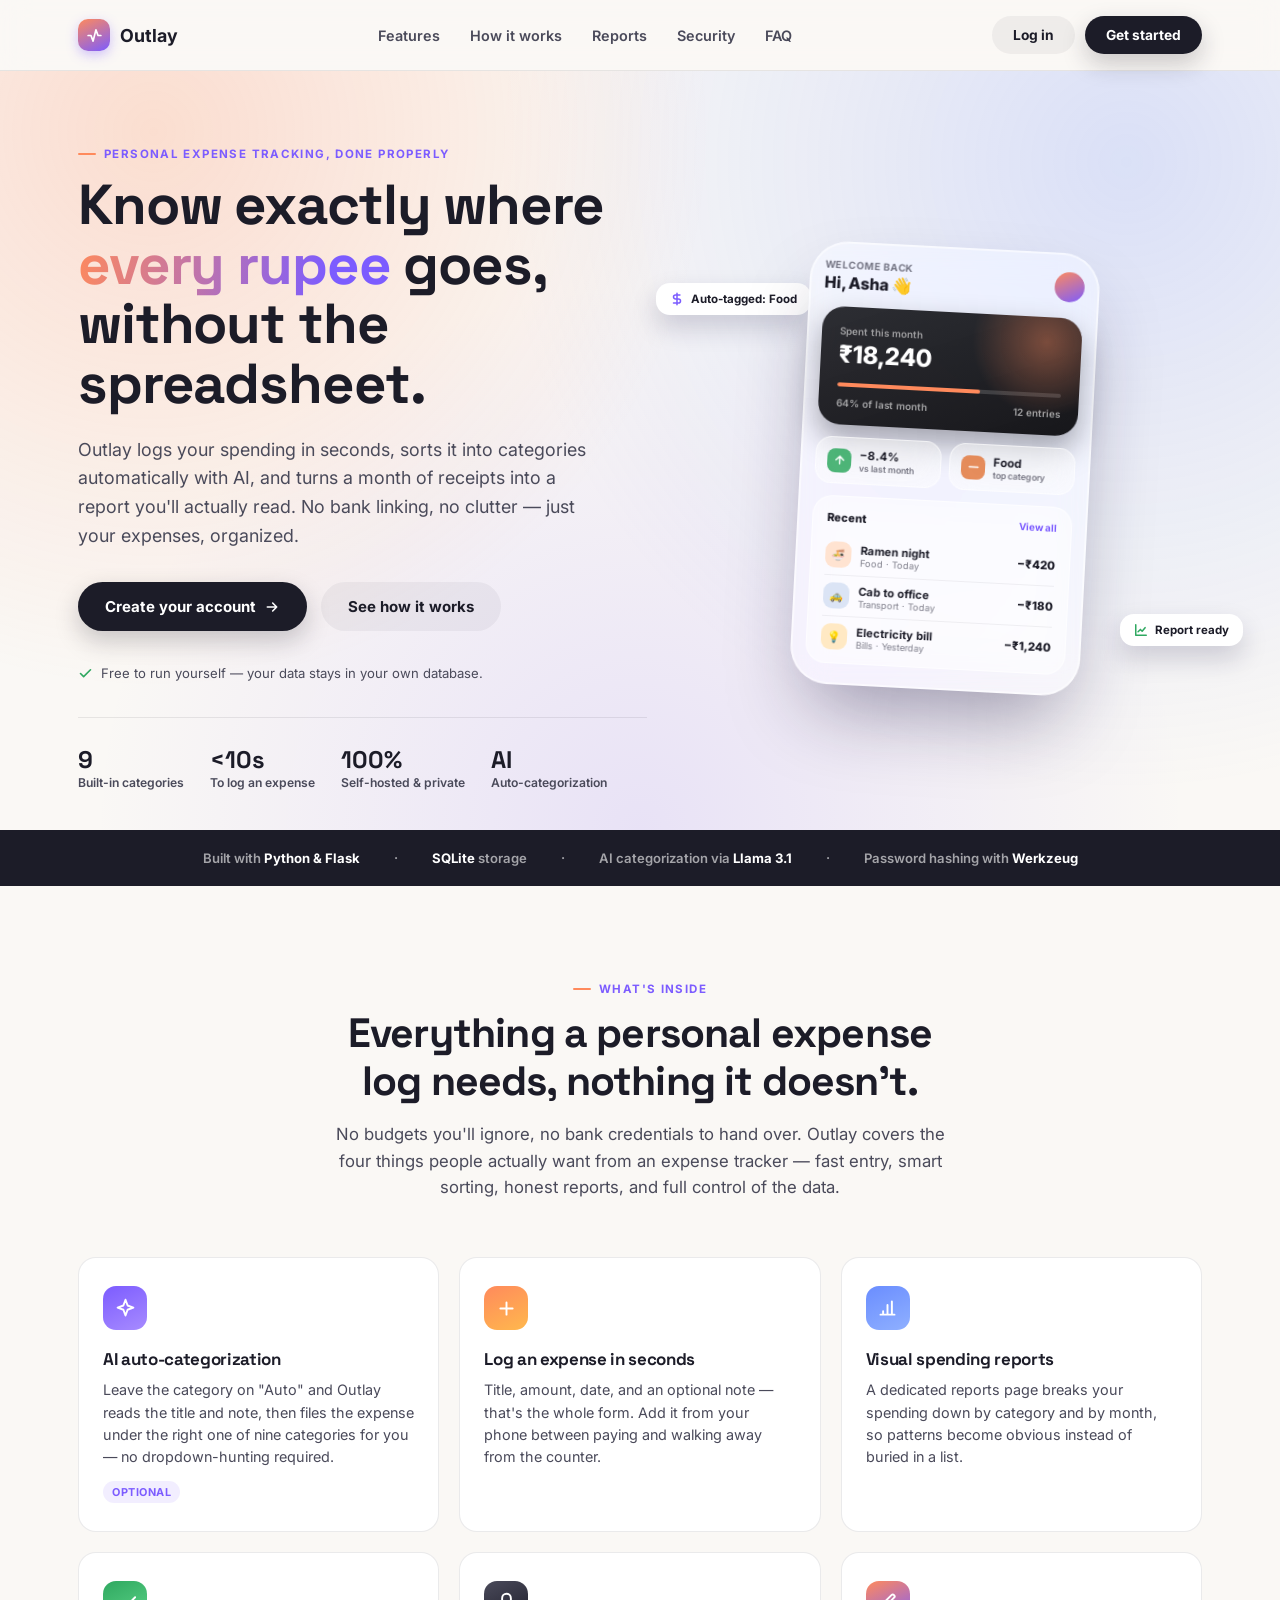
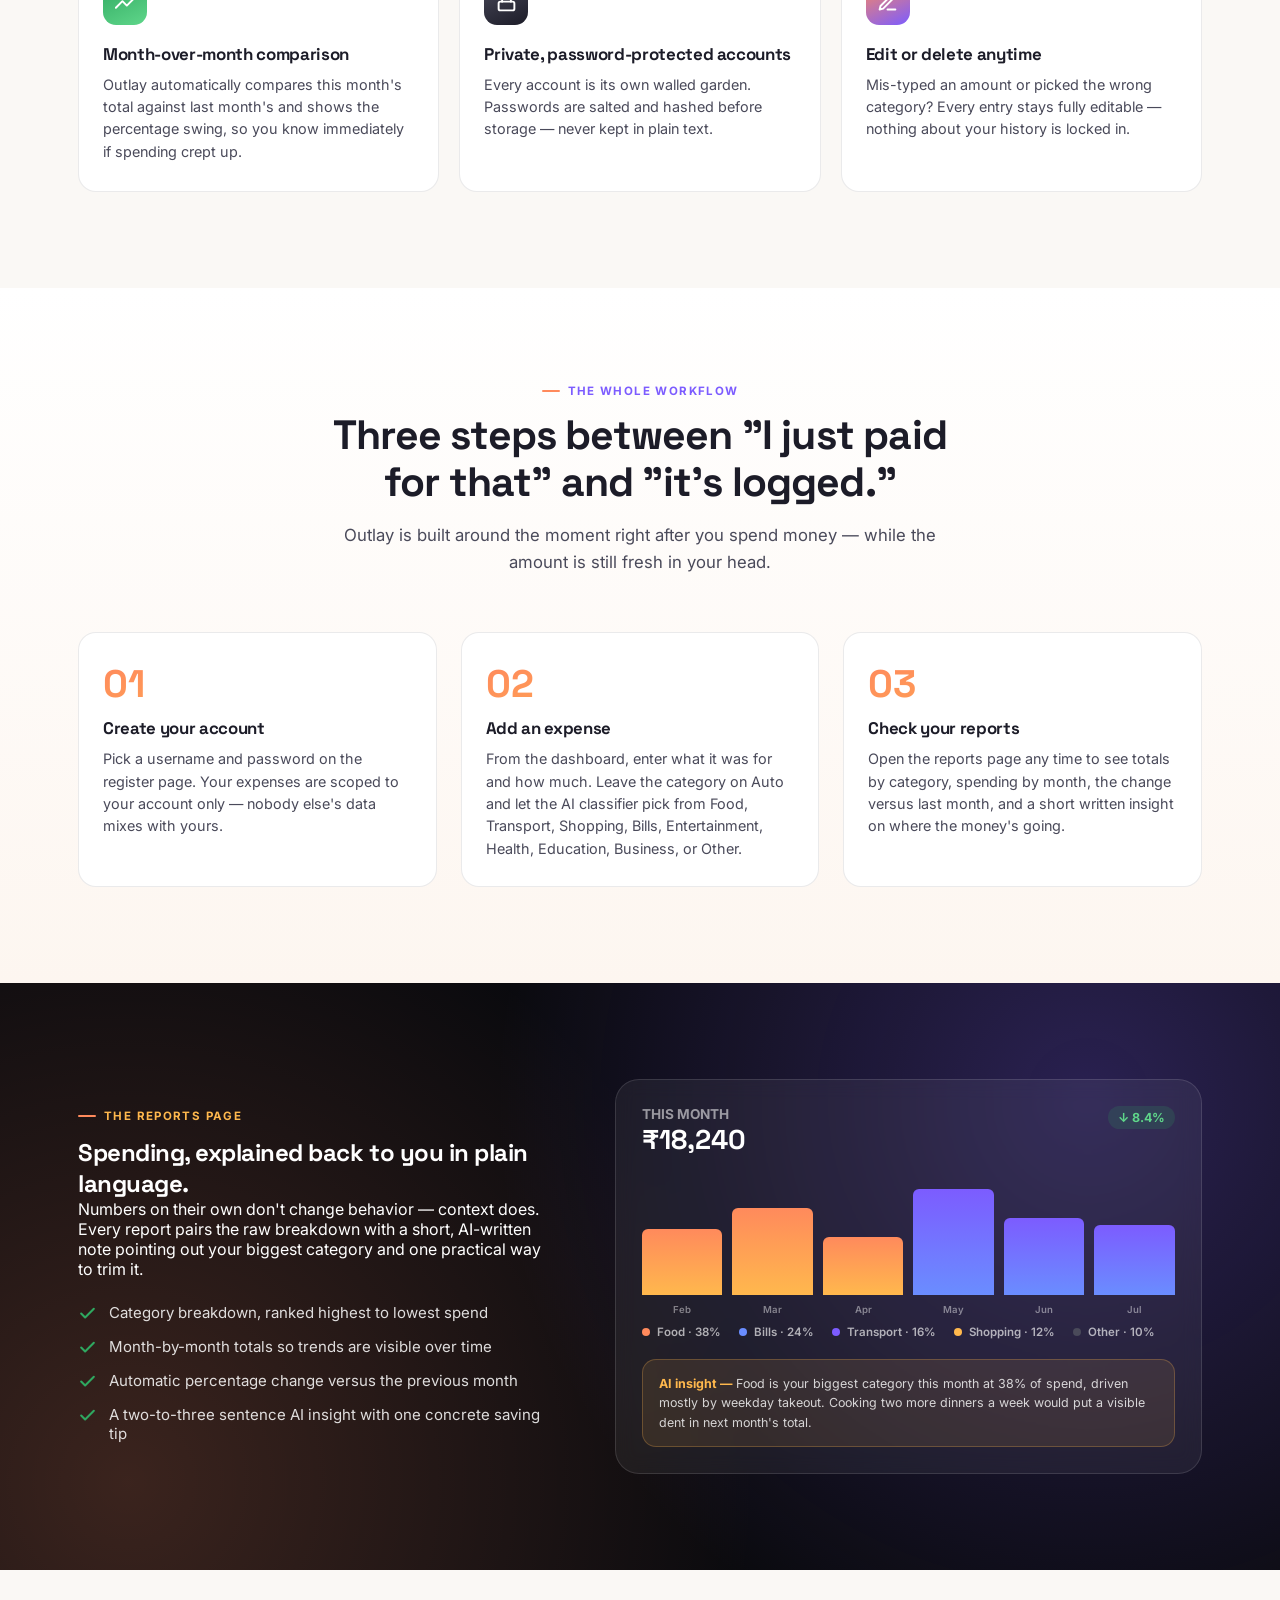
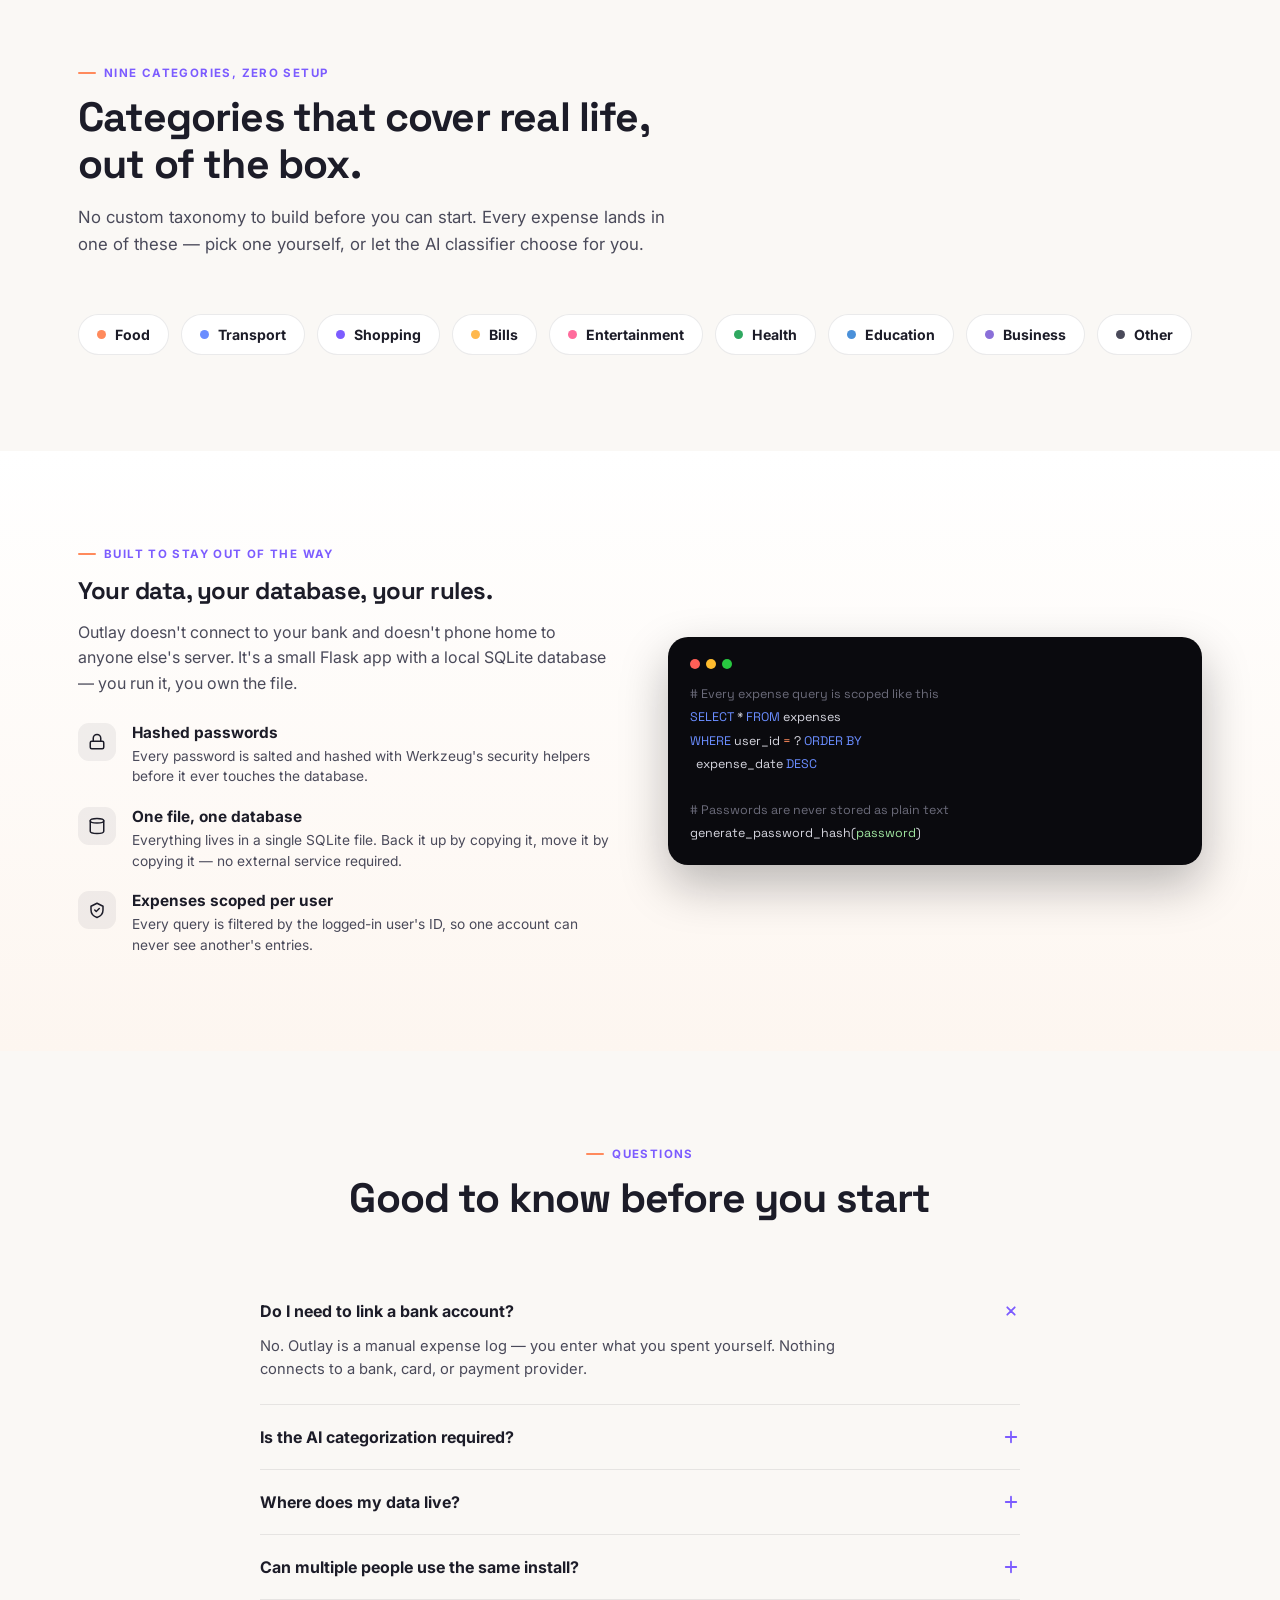
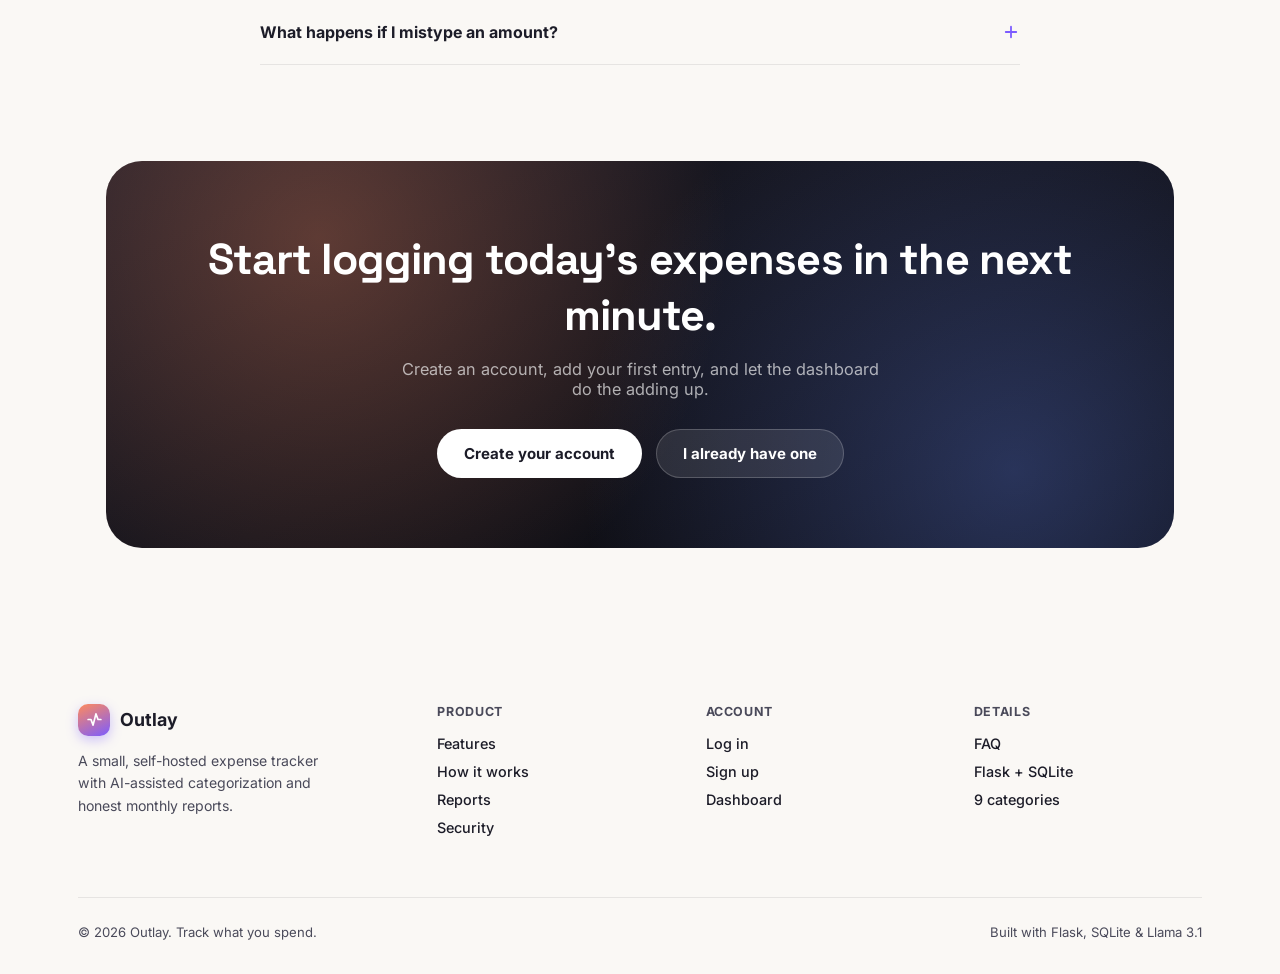
<file: templates/index.html>
<!DOCTYPE html>
<html lang="en">
<head>
<meta charset="UTF-8">
<meta name="viewport" content="width=device-width, initial-scale=1.0">
<title>Outlay — Know where every rupee, dollar and euro goes</title>
<meta name="description" content="Outlay is a lightweight expense tracker with AI auto-categorization, month-over-month reports, and a clean glass dashboard. Log an expense in seconds.">
<link rel="preconnect" href="https://fonts.googleapis.com">
<link rel="preconnect" href="https://fonts.gstatic.com" crossorigin>
<link href="https://fonts.googleapis.com/css2?family=Space+Grotesk:wght@500;600;700&family=Inter:wght@400;500;600;700;800&display=swap" rel="stylesheet">
<style>
  :root{
    --coral:#ff8a5c;
    --blue:#6a8dff;
    --purple:#7c5cff;
    --amber:#ffb84d;
    --green:#2fa860;
    --ink:#1c1c28;
    --ink-soft:#4a4a5a;
    --dark:#0a0a0e;
    --dark-2:#1c1c22;
    --paper:#faf8f5;
    --line:rgba(28,28,40,0.09);
    --radius-lg:28px;
    --radius-md:18px;
    --radius-sm:12px;
  }
  *{box-sizing:border-box;margin:0;padding:0;}
  html{scroll-behavior:smooth;}
  body{
    font-family:'Inter',-apple-system,sans-serif;
    color:var(--ink);
    background:var(--paper);
    -webkit-font-smoothing:antialiased;
    overflow-x:hidden;
  }
  h1,h2,h3,.display{font-family:'Space Grotesk',sans-serif;letter-spacing:-0.02em;}
  a{color:inherit;text-decoration:none;}
  img,svg{display:block;max-width:100%;}
  .wrap{max-width:1180px;margin:0 auto;padding:0 28px;}
  .eyebrow{
    font-size:0.72rem;font-weight:700;letter-spacing:0.12em;text-transform:uppercase;
    color:var(--purple);display:flex;align-items:center;gap:8px;margin-bottom:14px;
  }
  .eyebrow::before{content:"";width:18px;height:2px;background:var(--coral);border-radius:2px;}
  .btn{
    display:inline-flex;align-items:center;justify-content:center;gap:8px;
    padding:14px 26px;border-radius:100px;font-weight:700;font-size:0.94rem;
    border:1px solid transparent;cursor:pointer;transition:transform .18s ease, box-shadow .18s ease, opacity .18s ease;
    white-space:nowrap;
  }
  .btn:active{transform:scale(0.97);}
  .btn-primary{background:var(--ink);color:#fff;box-shadow:0 10px 24px rgba(28,28,40,0.22);}
  .btn-primary:hover{transform:translateY(-2px);box-shadow:0 14px 30px rgba(28,28,40,0.28);}
  .btn-ghost{background:rgba(28,28,40,0.05);color:var(--ink);}
  .btn-ghost:hover{background:rgba(28,28,40,0.09);}
  .btn-light{background:#fff;color:var(--ink);}
  .btn-light:hover{transform:translateY(-2px);}
  @media (prefers-reduced-motion: reduce){
    *{animation-duration:0.01ms !important;animation-iteration-count:1 !important;transition-duration:0.01ms !important;scroll-behavior:auto !important;}
  }

  /* ---------- NAV ---------- */
  header{
    position:sticky;top:0;z-index:50;
    background:rgba(250,248,245,0.78);backdrop-filter:blur(14px) saturate(160%);
    -webkit-backdrop-filter:blur(14px) saturate(160%);
    border-bottom:1px solid var(--line);
  }
  nav{display:flex;align-items:center;justify-content:space-between;padding:16px 28px;max-width:1180px;margin:0 auto;}
  .logo{display:flex;align-items:center;gap:10px;font-weight:700;font-size:1.12rem;}
  .logo-mark{
    width:32px;height:32px;border-radius:10px;flex-shrink:0;
    background:linear-gradient(155deg,var(--coral),var(--purple));
    display:flex;align-items:center;justify-content:center;
    box-shadow:0 4px 12px rgba(124,92,255,0.35);
  }
  .logo-mark svg{width:17px;height:17px;}
  .nav-links{display:flex;gap:30px;font-size:0.9rem;font-weight:600;color:var(--ink-soft);}
  .nav-links a{transition:color .15s;}
  .nav-links a:hover{color:var(--ink);}
  .nav-cta{display:flex;align-items:center;gap:10px;}
  .nav-cta .btn{padding:10px 20px;font-size:0.86rem;}
  .menu-toggle{display:none;background:none;border:none;cursor:pointer;padding:6px;}
  .menu-toggle svg{width:22px;height:22px;}

  /* ---------- HERO ---------- */
  .hero{
    position:relative;
    padding:76px 0 40px;
    overflow:hidden;
  }
  .hero::before{
    content:"";position:absolute;inset:0;z-index:-1;
    background:
      radial-gradient(circle at 12% 8%, rgba(255,138,92,0.24) 0%, transparent 42%),
      radial-gradient(circle at 88% 12%, rgba(106,141,255,0.22) 0%, transparent 48%),
      radial-gradient(circle at 50% 100%, rgba(124,92,255,0.14) 0%, transparent 55%);
  }
  .hero-grid{display:grid;grid-template-columns:1.05fr 0.95fr;gap:40px;align-items:center;}
  .hero h1{font-size:clamp(2.3rem,4.4vw,3.6rem);line-height:1.06;font-weight:700;margin-bottom:22px;}
  .hero h1 em{font-style:normal;background:linear-gradient(100deg,var(--coral),var(--purple) 80%);-webkit-background-clip:text;background-clip:text;color:transparent;}
  .hero p.lead{font-size:1.12rem;line-height:1.6;color:var(--ink-soft);max-width:520px;margin-bottom:32px;}
  .hero-actions{display:flex;flex-wrap:wrap;gap:14px;margin-bottom:34px;}
  .hero-note{font-size:0.82rem;color:var(--ink-soft);display:flex;align-items:center;gap:8px;}
  .hero-note svg{width:15px;height:15px;color:var(--green);flex-shrink:0;}
  .trust-strip{display:flex;flex-wrap:wrap;gap:26px;margin-top:36px;padding-top:26px;border-top:1px solid var(--line);}
  .trust-item{}
  .trust-item .num{font-family:'Space Grotesk',sans-serif;font-size:1.5rem;font-weight:700;}
  .trust-item .label{font-size:0.76rem;color:var(--ink-soft);font-weight:600;}

  /* ---------- PHONE MOCKUP (signature element) ---------- */
  .phone-stage{position:relative;display:flex;justify-content:center;perspective:1400px;}
  .phone{
    width:290px;border-radius:38px;padding:16px 14px 20px;
    background:
      radial-gradient(circle at 18% 5%, #ff8a5c 0%, transparent 42%),
      radial-gradient(circle at 88% 12%, #6a8dff 0%, transparent 48%),
      radial-gradient(circle at 20% 92%, #ffb84d 0%, transparent 40%),
      linear-gradient(160deg,#cfe0ff 0%,#ffe3d1 100%);
    box-shadow:0 40px 80px -20px rgba(28,20,60,0.4), 0 0 0 1px rgba(255,255,255,0.5) inset;
    transform:rotate(3deg);
    animation:floaty 6s ease-in-out infinite;
  }
  @keyframes floaty{0%,100%{transform:rotate(3deg) translateY(0);}50%{transform:rotate(3deg) translateY(-12px);}}
  .glass{background:rgba(255,255,255,0.4);backdrop-filter:blur(18px) saturate(180%);-webkit-backdrop-filter:blur(18px) saturate(180%);border:1px solid rgba(255,255,255,0.6);}
  .ph-header{display:flex;justify-content:space-between;align-items:center;margin-bottom:14px;}
  .ph-greet p{font-size:0.62rem;font-weight:700;color:#4a4a5a;opacity:.75;text-transform:uppercase;letter-spacing:.05em;}
  .ph-greet h4{font-size:1rem;font-weight:800;color:#1c1c28;margin-top:2px;}
  .ph-avatar{width:30px;height:30px;border-radius:50%;background:linear-gradient(155deg,var(--coral),var(--purple));}
  .ph-balance{
    border-radius:22px;padding:18px 18px 16px;color:#fff;margin-bottom:12px;position:relative;overflow:hidden;
    background:linear-gradient(160deg,rgba(28,28,34,0.92) 0%,rgba(10,10,14,0.95) 100%);
    box-shadow:0 14px 30px rgba(10,10,16,0.35);
  }
  .ph-balance::after{content:"";position:absolute;right:-40px;top:-50px;width:150px;height:150px;border-radius:50%;background:radial-gradient(circle,rgba(255,138,92,0.4) 0%,transparent 70%);}
  .ph-bal-label{font-size:0.62rem;color:rgba(255,255,255,0.55);font-weight:600;position:relative;}
  .ph-bal-amt{font-size:1.5rem;font-weight:800;margin-top:3px;position:relative;}
  .ph-bar{height:4px;border-radius:2px;background:rgba(255,255,255,0.15);margin:14px 0 10px;overflow:hidden;position:relative;}
  .ph-bar-fill{height:100%;width:64%;background:var(--coral);border-radius:2px;}
  .ph-cat-row{display:flex;justify-content:space-between;font-size:0.62rem;color:rgba(255,255,255,0.6);font-weight:600;position:relative;}
  .ph-pills{display:flex;gap:8px;margin-bottom:12px;}
  .ph-pill{flex:1;border-radius:16px;padding:10px 11px;display:flex;align-items:center;gap:8px;}
  .ph-pill-ic{width:24px;height:24px;border-radius:8px;display:flex;align-items:center;justify-content:center;color:#fff;flex-shrink:0;}
  .ph-pill .p1{font-weight:700;font-size:0.72rem;color:#1c1c28;}
  .ph-pill .p2{font-size:0.55rem;color:#4a4a5a;opacity:.75;font-weight:600;}
  .ph-list{border-radius:20px;padding:14px 14px 6px;}
  .ph-list-title{font-size:0.7rem;font-weight:800;color:#1c1c28;margin-bottom:10px;display:flex;justify-content:space-between;}
  .ph-list-title span:last-child{color:var(--purple);font-weight:700;font-size:0.62rem;}
  .ph-row{display:flex;align-items:center;gap:9px;padding:7px 0;border-bottom:1px solid rgba(28,28,40,0.06);}
  .ph-row:last-child{border-bottom:none;}
  .ph-ic{width:26px;height:26px;border-radius:9px;flex-shrink:0;display:flex;align-items:center;justify-content:center;font-size:0.68rem;}
  .ph-row .t1{font-size:0.7rem;font-weight:700;color:#1c1c28;}
  .ph-row .t2{font-size:0.58rem;color:#4a4a5a;opacity:.7;}
  .ph-row .amt{margin-left:auto;font-size:0.72rem;font-weight:800;color:#1c1c28;}
  .float-badge{
    position:absolute;padding:9px 14px;border-radius:14px;font-size:0.72rem;font-weight:700;
    display:flex;align-items:center;gap:7px;box-shadow:0 12px 26px rgba(28,20,60,0.18);
    background:#fff;
  }
  .float-badge svg{width:14px;height:14px;}
  .fb-1{top:8%;left:-6%;animation:floaty 5s ease-in-out infinite;animation-delay:.3s;}
  .fb-2{bottom:10%;right:-8%;animation:floaty 5.5s ease-in-out infinite reverse;}

  /* ---------- SECTIONS shared ---------- */
  section{padding:96px 0;}
  .section-head{max-width:620px;margin-bottom:56px;}
  .section-head.center{margin-left:auto;margin-right:auto;text-align:center;}
  .section-head h2{font-size:clamp(1.9rem,3.2vw,2.6rem);font-weight:700;line-height:1.15;margin-bottom:16px;}
  .section-head p{color:var(--ink-soft);font-size:1.05rem;line-height:1.6;}

  /* ---------- LOGOS / STACK STRIP ---------- */
  .stack-strip{background:var(--ink);color:#fff;padding:20px 0;}
  .stack-row{display:flex;flex-wrap:wrap;gap:34px;align-items:center;justify-content:center;font-size:0.82rem;font-weight:600;color:rgba(255,255,255,0.6);}
  .stack-row b{color:#fff;font-weight:700;}

  /* ---------- FEATURES ---------- */
  .feat-grid{display:grid;grid-template-columns:repeat(3,1fr);gap:20px;}
  .feat-card{
    background:#fff;border:1px solid var(--line);border-radius:var(--radius-md);
    padding:28px 24px;transition:transform .2s ease, box-shadow .2s ease, border-color .2s ease;
  }
  .feat-card:hover{transform:translateY(-4px);box-shadow:0 20px 40px rgba(28,28,40,0.08);border-color:transparent;}
  .feat-ic{
    width:44px;height:44px;border-radius:13px;display:flex;align-items:center;justify-content:center;
    margin-bottom:18px;color:#fff;
  }
  .feat-ic svg{width:21px;height:21px;}
  .feat-card h3{font-size:1.06rem;font-weight:700;margin-bottom:9px;}
  .feat-card p{font-size:0.9rem;color:var(--ink-soft);line-height:1.55;}
  .feat-card .tag{
    display:inline-block;margin-top:12px;font-size:0.68rem;font-weight:700;text-transform:uppercase;
    letter-spacing:.05em;padding:4px 9px;border-radius:100px;background:rgba(124,92,255,0.1);color:var(--purple);
  }

  /* ---------- HOW IT WORKS ---------- */
  .how-wrap{background:linear-gradient(180deg,#fff, #fdf6f0);}
  .steps{display:grid;grid-template-columns:repeat(3,1fr);gap:24px;counter-reset:step;}
  .step{position:relative;padding:32px 24px 26px;border-radius:var(--radius-md);background:#fff;border:1px solid var(--line);}
  .step .num{
    font-family:'Space Grotesk',sans-serif;font-size:2.4rem;font-weight:700;
    background:linear-gradient(160deg,var(--coral),var(--amber));-webkit-background-clip:text;background-clip:text;color:transparent;
    line-height:1;margin-bottom:14px;display:block;
  }
  .step h3{font-size:1.05rem;font-weight:700;margin-bottom:9px;}
  .step p{font-size:0.9rem;color:var(--ink-soft);line-height:1.55;}
  .step-connector{position:absolute;top:44px;left:100%;width:24px;height:2px;background:var(--line);display:none;}

  /* ---------- REPORTS DEEP-DIVE ---------- */
  .report-section{background:var(--dark);color:#fff;position:relative;overflow:hidden;}
  .report-section::before{
    content:"";position:absolute;inset:0;
    background:radial-gradient(circle at 85% 20%, rgba(124,92,255,0.28) 0%, transparent 50%),
               radial-gradient(circle at 10% 85%, rgba(255,138,92,0.2) 0%, transparent 50%);
  }
  .report-grid{display:grid;grid-template-columns:0.9fr 1.1fr;gap:56px;align-items:center;position:relative;}
  .report-section .section-head p{color:rgba(255,255,255,0.6);}
  .report-section .eyebrow{color:var(--amber);}
  .check-list{list-style:none;margin-top:24px;display:flex;flex-direction:column;gap:14px;}
  .check-list li{display:flex;gap:12px;font-size:0.94rem;color:rgba(255,255,255,0.85);}
  .check-list svg{width:19px;height:19px;flex-shrink:0;margin-top:1px;color:var(--green);}
  .report-card{
    background:rgba(255,255,255,0.06);border:1px solid rgba(255,255,255,0.12);border-radius:24px;padding:26px;
    backdrop-filter:blur(10px);
  }
  .rc-top{display:flex;justify-content:space-between;align-items:flex-start;margin-bottom:18px;}
  .rc-top h4{font-size:0.85rem;font-weight:700;color:rgba(255,255,255,0.55);}
  .rc-change{font-size:0.78rem;font-weight:700;padding:4px 10px;border-radius:100px;background:rgba(47,168,96,0.18);color:#5fd68a;}
  .bars{display:flex;align-items:flex-end;gap:10px;height:120px;margin-bottom:8px;}
  .bar{flex:1;border-radius:6px 6px 0 0;background:linear-gradient(180deg,var(--coral),var(--purple));position:relative;}
  .bar span{position:absolute;bottom:-20px;left:0;right:0;text-align:center;font-size:0.6rem;color:rgba(255,255,255,0.45);font-weight:600;}
  .cat-legend{display:flex;flex-wrap:wrap;gap:10px 18px;margin-top:30px;}
  .leg{display:flex;align-items:center;gap:7px;font-size:0.72rem;color:rgba(255,255,255,0.65);font-weight:600;}
  .dot{width:8px;height:8px;border-radius:50%;flex-shrink:0;}
  .insight-box{margin-top:20px;padding:14px 16px;border-radius:14px;background:rgba(255,184,77,0.1);border:1px solid rgba(255,184,77,0.25);font-size:0.78rem;line-height:1.55;color:rgba(255,255,255,0.8);}
  .insight-box b{color:var(--amber);}

  /* ---------- CATEGORIES ---------- */
  .cat-cloud{display:flex;flex-wrap:wrap;gap:12px;}
  .cat-chip{
    display:flex;align-items:center;gap:9px;padding:11px 18px;border-radius:100px;
    background:#fff;border:1px solid var(--line);font-weight:700;font-size:0.88rem;
  }
  .cat-chip .dot{width:9px;height:9px;}

  /* ---------- SECURITY / PRIVACY ---------- */
  .split{display:grid;grid-template-columns:1fr 1fr;gap:56px;align-items:center;}
  .mini-list{list-style:none;display:flex;flex-direction:column;gap:20px;margin-top:26px;}
  .mini-list li{display:flex;gap:16px;}
  .mini-ic{width:38px;height:38px;border-radius:11px;background:rgba(28,28,40,0.06);display:flex;align-items:center;justify-content:center;flex-shrink:0;}
  .mini-ic svg{width:18px;height:18px;}
  .mini-list h4{font-size:0.96rem;font-weight:700;margin-bottom:4px;}
  .mini-list p{font-size:0.86rem;color:var(--ink-soft);line-height:1.5;}
  .code-card{
    background:var(--dark);border-radius:20px;padding:22px 22px 20px;color:#d7d7e0;font-family:'Space Grotesk',monospace;
    font-size:0.78rem;line-height:1.85;box-shadow:0 20px 48px rgba(10,10,16,0.28);
  }
  .code-card .dots{display:flex;gap:6px;margin-bottom:14px;}
  .code-card .dots span{width:10px;height:10px;border-radius:50%;}
  .code-card .kw{color:#ff8a5c;}
  .code-card .fn{color:#6a8dff;}
  .code-card .str{color:#9fe6a0;}
  .code-card .cm{color:#6b6b7a;}

  /* ---------- FAQ ---------- */
  .faq-wrap{max-width:760px;margin:0 auto;}
  .faq-item{border-bottom:1px solid var(--line);padding:22px 0;}
  .faq-q{display:flex;justify-content:space-between;align-items:center;cursor:pointer;font-weight:700;font-size:1rem;gap:20px;}
  .faq-q svg{width:18px;height:18px;flex-shrink:0;transition:transform .25s ease;color:var(--purple);}
  .faq-item.open .faq-q svg{transform:rotate(45deg);}
  .faq-a{max-height:0;overflow:hidden;transition:max-height .3s ease;}
  .faq-item.open .faq-a{max-height:220px;}
  .faq-a p{padding-top:14px;color:var(--ink-soft);font-size:0.92rem;line-height:1.6;max-width:640px;}

  /* ---------- FINAL CTA ---------- */
  .cta-section{
    position:relative;overflow:hidden;border-radius:36px;margin:0 28px;
    background:linear-gradient(155deg,#1c1c28 0%, #0a0a0e 100%);
    padding:70px 40px;text-align:center;color:#fff;
  }
  .cta-section::before{
    content:"";position:absolute;inset:0;
    background:radial-gradient(circle at 20% 20%, rgba(255,138,92,0.3) 0%, transparent 45%),
               radial-gradient(circle at 85% 80%, rgba(106,141,255,0.3) 0%, transparent 45%);
  }
  .cta-section h2{font-size:clamp(1.8rem,3.6vw,2.7rem);font-weight:700;margin-bottom:16px;position:relative;}
  .cta-section p{color:rgba(255,255,255,0.65);max-width:480px;margin:0 auto 30px;font-size:1.02rem;position:relative;}
  .cta-actions{display:flex;gap:14px;justify-content:center;flex-wrap:wrap;position:relative;}

  /* ---------- FOOTER ---------- */
  footer{padding:60px 0 34px;}
  .foot-grid{display:grid;grid-template-columns:1.4fr 1fr 1fr 1fr;gap:40px;margin-bottom:50px;}
  .foot-brand p{color:var(--ink-soft);font-size:0.88rem;line-height:1.6;margin-top:14px;max-width:260px;}
  .foot-col h5{font-size:0.78rem;font-weight:700;text-transform:uppercase;letter-spacing:.05em;color:var(--ink-soft);margin-bottom:16px;}
  .foot-col a{display:block;font-size:0.9rem;color:var(--ink);margin-bottom:11px;font-weight:500;}
  .foot-col a:hover{color:var(--purple);}
  .foot-bottom{display:flex;justify-content:space-between;align-items:center;padding-top:26px;border-top:1px solid var(--line);font-size:0.82rem;color:var(--ink-soft);flex-wrap:wrap;gap:14px;}

  /* ---------- RESPONSIVE ---------- */
  @media (max-width: 900px){
    .hero-grid{grid-template-columns:1fr;}
    .phone-stage{margin-top:20px;}
    .report-grid{grid-template-columns:1fr;}
    .split{grid-template-columns:1fr;}
    .feat-grid{grid-template-columns:repeat(2,1fr);}
    .steps{grid-template-columns:1fr;}
    .foot-grid{grid-template-columns:1fr 1fr;}
  }
  @media (max-width: 640px){
    .nav-links{display:none;}
    .menu-toggle{display:block;}
    .feat-grid{grid-template-columns:1fr;}
    .foot-grid{grid-template-columns:1fr;}
    section{padding:64px 0;}
    .cta-section{margin:0 14px;padding:50px 22px;}
    .fb-1,.fb-2{display:none;}
  }
</style>
</head>
<body>

<header>
  <nav>
    <a href="#" class="logo">
      <span class="logo-mark">
        <svg viewBox="0 0 24 24" fill="none" stroke="#fff" stroke-width="2.4" stroke-linecap="round" stroke-linejoin="round"><path d="M3 12h4l3 8 4-16 3 8h4"/></svg>
      </span>
      Outlay
    </a>
    <div class="nav-links">
      <a href="#features">Features</a>
      <a href="#how-it-works">How it works</a>
      <a href="#reports">Reports</a>
      <a href="#security">Security</a>
      <a href="#faq">FAQ</a>
    </div>
    <div class="nav-cta">
      <a href="/login" class="btn btn-ghost">Log in</a>
      <a href="/register" class="btn btn-primary">Get started</a>
    </div>
    <button class="menu-toggle" aria-label="Menu">
      <svg viewBox="0 0 24 24" fill="none" stroke="currentColor" stroke-width="2" stroke-linecap="round"><path d="M3 6h18M3 12h18M3 18h18"/></svg>
    </button>
  </nav>
</header>

<main>
  <!-- HERO -->
  <section class="hero">
    <div class="wrap hero-grid">
      <div>
        <div class="eyebrow">Personal expense tracking, done properly</div>
        <h1>Know exactly where <em>every rupee</em> goes, without the spreadsheet.</h1>
        <p class="lead">Outlay logs your spending in seconds, sorts it into categories automatically with AI, and turns a month of receipts into a report you'll actually read. No bank linking, no clutter — just your expenses, organized.</p>
        <div class="hero-actions">
          <a href="/register" class="btn btn-primary">
            Create your account
            <svg viewBox="0 0 24 24" width="16" height="16" fill="none" stroke="currentColor" stroke-width="2.4" stroke-linecap="round" stroke-linejoin="round"><path d="M5 12h14M13 6l6 6-6 6"/></svg>
          </a>
          <a href="#how-it-works" class="btn btn-ghost">See how it works</a>
        </div>
        <div class="hero-note">
          <svg viewBox="0 0 24 24" fill="none" stroke="currentColor" stroke-width="2.6" stroke-linecap="round" stroke-linejoin="round"><path d="M20 6L9 17l-5-5"/></svg>
          Free to run yourself — your data stays in your own database.
        </div>
        <div class="trust-strip">
          <div class="trust-item"><div class="num">9</div><div class="label">Built-in categories</div></div>
          <div class="trust-item"><div class="num">&lt;10s</div><div class="label">To log an expense</div></div>
          <div class="trust-item"><div class="num">100%</div><div class="label">Self-hosted &amp; private</div></div>
          <div class="trust-item"><div class="num">AI</div><div class="label">Auto-categorization</div></div>
        </div>
      </div>

      <div class="phone-stage">
        <div class="float-badge fb-1">
          <svg viewBox="0 0 24 24" fill="none" stroke="var(--purple)" stroke-width="2.6" stroke-linecap="round" stroke-linejoin="round"><path d="M12 2v20M17 5H9.5a3.5 3.5 0 000 7h5a3.5 3.5 0 010 7H6"/></svg>
          Auto-tagged: Food
        </div>
        <div class="phone glass">
          <div class="ph-header">
            <div class="ph-greet">
              <p>Welcome back</p>
              <h4>Hi, Asha 👋</h4>
            </div>
            <div class="ph-avatar"></div>
          </div>
          <div class="ph-balance">
            <div class="ph-bal-label">Spent this month</div>
            <div class="ph-bal-amt">₹18,240</div>
            <div class="ph-bar"><div class="ph-bar-fill"></div></div>
            <div class="ph-cat-row"><span>64% of last month</span><span>12 entries</span></div>
          </div>
          <div class="ph-pills">
            <div class="ph-pill glass">
              <div class="ph-pill-ic" style="background:rgba(47,168,96,.85)">
                <svg viewBox="0 0 24 24" width="13" height="13" fill="none" stroke="#fff" stroke-width="2.6" stroke-linecap="round"><path d="M12 19V5M5 12l7-7 7 7"/></svg>
              </div>
              <div><div class="p1">−8.4%</div><div class="p2">vs last month</div></div>
            </div>
            <div class="ph-pill glass">
              <div class="ph-pill-ic" style="background:rgba(226,121,63,.85)">
                <svg viewBox="0 0 24 24" width="13" height="13" fill="none" stroke="#fff" stroke-width="2.6" stroke-linecap="round"><path d="M4 12h16"/></svg>
              </div>
              <div><div class="p1">Food</div><div class="p2">top category</div></div>
            </div>
          </div>
          <div class="ph-list glass">
            <div class="ph-list-title"><span>Recent</span><span>View all</span></div>
            <div class="ph-row">
              <div class="ph-ic" style="background:#ffe3d1">🍜</div>
              <div><div class="t1">Ramen night</div><div class="t2">Food · Today</div></div>
              <div class="amt">−₹420</div>
            </div>
            <div class="ph-row">
              <div class="ph-ic" style="background:#dbe4f5">🚕</div>
              <div><div class="t1">Cab to office</div><div class="t2">Transport · Today</div></div>
              <div class="amt">−₹180</div>
            </div>
            <div class="ph-row">
              <div class="ph-ic" style="background:#ffe9c4">💡</div>
              <div><div class="t1">Electricity bill</div><div class="t2">Bills · Yesterday</div></div>
              <div class="amt">−₹1,240</div>
            </div>
          </div>
        </div>
        <div class="float-badge fb-2">
          <svg viewBox="0 0 24 24" fill="none" stroke="var(--green)" stroke-width="2.6" stroke-linecap="round" stroke-linejoin="round"><path d="M3 3v18h18M7 15l4-4 3 3 5-6"/></svg>
          Report ready
        </div>
      </div>
    </div>
  </section>

  <div class="stack-strip">
    <div class="wrap stack-row">
      <span>Built with <b>Python &amp; Flask</b></span>
      <span>·</span>
      <span><b>SQLite</b> storage</span>
      <span>·</span>
      <span>AI categorization via <b>Llama 3.1</b></span>
      <span>·</span>
      <span>Password hashing with <b>Werkzeug</b></span>
    </div>
  </div>

  <!-- FEATURES -->
  <section id="features">
    <div class="wrap">
      <div class="section-head center">
        <div class="eyebrow" style="justify-content:center">What's inside</div>
        <h2>Everything a personal expense log needs, nothing it doesn't.</h2>
        <p>No budgets you'll ignore, no bank credentials to hand over. Outlay covers the four things people actually want from an expense tracker — fast entry, smart sorting, honest reports, and full control of the data.</p>
      </div>
      <div class="feat-grid">
        <div class="feat-card">
          <div class="feat-ic" style="background:linear-gradient(155deg,var(--purple),#a78bff)">
            <svg viewBox="0 0 24 24" fill="none" stroke="#fff" stroke-width="2.2" stroke-linecap="round" stroke-linejoin="round"><path d="M12 2l2.4 6.6L21 11l-6.6 2.4L12 20l-2.4-6.6L3 11l6.6-2.4z"/></svg>
          </div>
          <h3>AI auto-categorization</h3>
          <p>Leave the category on "Auto" and Outlay reads the title and note, then files the expense under the right one of nine categories for you — no dropdown-hunting required.</p>
          <span class="tag">Optional</span>
        </div>
        <div class="feat-card">
          <div class="feat-ic" style="background:linear-gradient(155deg,var(--coral),var(--amber))">
            <svg viewBox="0 0 24 24" fill="none" stroke="#fff" stroke-width="2.2" stroke-linecap="round" stroke-linejoin="round"><path d="M12 5v14M5 12h14"/></svg>
          </div>
          <h3>Log an expense in seconds</h3>
          <p>Title, amount, date, and an optional note — that's the whole form. Add it from your phone between paying and walking away from the counter.</p>
        </div>
        <div class="feat-card">
          <div class="feat-ic" style="background:linear-gradient(155deg,var(--blue),#8fb0ff)">
            <svg viewBox="0 0 24 24" fill="none" stroke="#fff" stroke-width="2.2" stroke-linecap="round" stroke-linejoin="round"><path d="M4 19h16M7 15v4M12 8v11M17 4v15"/></svg>
          </div>
          <h3>Visual spending reports</h3>
          <p>A dedicated reports page breaks your spending down by category and by month, so patterns become obvious instead of buried in a list.</p>
        </div>
        <div class="feat-card">
          <div class="feat-ic" style="background:linear-gradient(155deg,var(--green),#5fd68a)">
            <svg viewBox="0 0 24 24" fill="none" stroke="#fff" stroke-width="2.2" stroke-linecap="round" stroke-linejoin="round"><path d="M23 6l-9.5 9.5-5-5L1 18"/></svg>
          </div>
          <h3>Month-over-month comparison</h3>
          <p>Outlay automatically compares this month's total against last month's and shows the percentage swing, so you know immediately if spending crept up.</p>
        </div>
        <div class="feat-card">
          <div class="feat-ic" style="background:linear-gradient(155deg,#4a4a5a,#1c1c28)">
            <svg viewBox="0 0 24 24" fill="none" stroke="#fff" stroke-width="2.2" stroke-linecap="round" stroke-linejoin="round"><rect x="3" y="11" width="18" height="10" rx="2"/><path d="M7 11V7a5 5 0 0110 0v4"/></svg>
          </div>
          <h3>Private, password-protected accounts</h3>
          <p>Every account is its own walled garden. Passwords are salted and hashed before storage — never kept in plain text.</p>
        </div>
        <div class="feat-card">
          <div class="feat-ic" style="background:linear-gradient(155deg,#ff8a5c,#7c5cff)">
            <svg viewBox="0 0 24 24" fill="none" stroke="#fff" stroke-width="2.2" stroke-linecap="round" stroke-linejoin="round"><path d="M12 20h9M16.5 3.5a2.1 2.1 0 013 3L7 19l-4 1 1-4z"/></svg>
          </div>
          <h3>Edit or delete anytime</h3>
          <p>Mis-typed an amount or picked the wrong category? Every entry stays fully editable — nothing about your history is locked in.</p>
        </div>
      </div>
    </div>
  </section>

  <!-- HOW IT WORKS -->
  <section id="how-it-works" class="how-wrap">
    <div class="wrap">
      <div class="section-head center">
        <div class="eyebrow" style="justify-content:center">The whole workflow</div>
        <h2>Three steps between "I just paid for that" and "it's logged."</h2>
        <p>Outlay is built around the moment right after you spend money — while the amount is still fresh in your head.</p>
      </div>
      <div class="steps">
        <div class="step">
          <span class="num">01</span>
          <h3>Create your account</h3>
          <p>Pick a username and password on the register page. Your expenses are scoped to your account only — nobody else's data mixes with yours.</p>
        </div>
        <div class="step">
          <span class="num">02</span>
          <h3>Add an expense</h3>
          <p>From the dashboard, enter what it was for and how much. Leave the category on Auto and let the AI classifier pick from Food, Transport, Shopping, Bills, Entertainment, Health, Education, Business, or Other.</p>
        </div>
        <div class="step">
          <span class="num">03</span>
          <h3>Check your reports</h3>
          <p>Open the reports page any time to see totals by category, spending by month, the change versus last month, and a short written insight on where the money's going.</p>
        </div>
      </div>
    </div>
  </section>

  <!-- REPORTS DEEP DIVE -->
  <section id="reports" class="report-section">
    <div class="wrap report-grid">
      <div>
        <div class="eyebrow">The reports page</div>
        <h2 style="color:#fff">Spending, explained back to you in plain language.</h2>
        <p>Numbers on their own don't change behavior — context does. Every report pairs the raw breakdown with a short, AI-written note pointing out your biggest category and one practical way to trim it.</p>
        <ul class="check-list">
          <li>
            <svg viewBox="0 0 24 24" fill="none" stroke="currentColor" stroke-width="2.6" stroke-linecap="round" stroke-linejoin="round"><path d="M20 6L9 17l-5-5"/></svg>
            Category breakdown, ranked highest to lowest spend
          </li>
          <li>
            <svg viewBox="0 0 24 24" fill="none" stroke="currentColor" stroke-width="2.6" stroke-linecap="round" stroke-linejoin="round"><path d="M20 6L9 17l-5-5"/></svg>
            Month-by-month totals so trends are visible over time
          </li>
          <li>
            <svg viewBox="0 0 24 24" fill="none" stroke="currentColor" stroke-width="2.6" stroke-linecap="round" stroke-linejoin="round"><path d="M20 6L9 17l-5-5"/></svg>
            Automatic percentage change versus the previous month
          </li>
          <li>
            <svg viewBox="0 0 24 24" fill="none" stroke="currentColor" stroke-width="2.6" stroke-linecap="round" stroke-linejoin="round"><path d="M20 6L9 17l-5-5"/></svg>
            A two-to-three sentence AI insight with one concrete saving tip
          </li>
        </ul>
      </div>

      <div class="report-card">
        <div class="rc-top">
          <div>
            <h4>THIS MONTH</h4>
            <div style="font-size:1.7rem;font-weight:800;color:#fff;font-family:'Space Grotesk',sans-serif;">₹18,240</div>
          </div>
          <div class="rc-change">↓ 8.4%</div>
        </div>
        <div class="bars">
          <div class="bar" style="height:55%;background:linear-gradient(180deg,#ff8a5c,#ffb84d);"><span>Feb</span></div>
          <div class="bar" style="height:72%;background:linear-gradient(180deg,#ff8a5c,#ffb84d);"><span>Mar</span></div>
          <div class="bar" style="height:48%;background:linear-gradient(180deg,#ff8a5c,#ffb84d);"><span>Apr</span></div>
          <div class="bar" style="height:88%;background:linear-gradient(180deg,#7c5cff,#6a8dff);"><span>May</span></div>
          <div class="bar" style="height:64%;background:linear-gradient(180deg,#7c5cff,#6a8dff);"><span>Jun</span></div>
          <div class="bar" style="height:58%;background:linear-gradient(180deg,#7c5cff,#6a8dff);"><span>Jul</span></div>
        </div>
        <div class="cat-legend">
          <div class="leg"><span class="dot" style="background:#ff8a5c"></span>Food · 38%</div>
          <div class="leg"><span class="dot" style="background:#6a8dff"></span>Bills · 24%</div>
          <div class="leg"><span class="dot" style="background:#7c5cff"></span>Transport · 16%</div>
          <div class="leg"><span class="dot" style="background:#ffb84d"></span>Shopping · 12%</div>
          <div class="leg"><span class="dot" style="background:#4a4a5a"></span>Other · 10%</div>
        </div>
        <div class="insight-box"><b>AI insight —</b> Food is your biggest category this month at 38% of spend, driven mostly by weekday takeout. Cooking two more dinners a week would put a visible dent in next month's total.</div>
      </div>
    </div>
  </section>

  <!-- CATEGORIES -->
  <section>
    <div class="wrap">
      <div class="section-head">
        <div class="eyebrow">Nine categories, zero setup</div>
        <h2>Categories that cover real life, out of the box.</h2>
        <p>No custom taxonomy to build before you can start. Every expense lands in one of these — pick one yourself, or let the AI classifier choose for you.</p>
      </div>
      <div class="cat-cloud">
        <span class="cat-chip"><span class="dot" style="background:#ff8a5c"></span>Food</span>
        <span class="cat-chip"><span class="dot" style="background:#6a8dff"></span>Transport</span>
        <span class="cat-chip"><span class="dot" style="background:#7c5cff"></span>Shopping</span>
        <span class="cat-chip"><span class="dot" style="background:#ffb84d"></span>Bills</span>
        <span class="cat-chip"><span class="dot" style="background:#ff6b9c"></span>Entertainment</span>
        <span class="cat-chip"><span class="dot" style="background:#2fa860"></span>Health</span>
        <span class="cat-chip"><span class="dot" style="background:#4a90d9"></span>Education</span>
        <span class="cat-chip"><span class="dot" style="background:#8a6fd9"></span>Business</span>
        <span class="cat-chip"><span class="dot" style="background:#4a4a5a"></span>Other</span>
      </div>
    </div>
  </section>

  <!-- SECURITY -->
  <section id="security" class="how-wrap">
    <div class="wrap split">
      <div>
        <div class="eyebrow">Built to stay out of the way</div>
        <h2>Your data, your database, your rules.</h2>
        <p style="color:var(--ink-soft);margin-top:14px;line-height:1.6;">Outlay doesn't connect to your bank and doesn't phone home to anyone else's server. It's a small Flask app with a local SQLite database — you run it, you own the file.</p>
        <ul class="mini-list">
          <li>
            <div class="mini-ic">
              <svg viewBox="0 0 24 24" fill="none" stroke="var(--ink)" stroke-width="2" stroke-linecap="round" stroke-linejoin="round"><rect x="3" y="11" width="18" height="10" rx="2"/><path d="M7 11V7a5 5 0 0110 0v4"/></svg>
            </div>
            <div><h4>Hashed passwords</h4><p>Every password is salted and hashed with Werkzeug's security helpers before it ever touches the database.</p></div>
          </li>
          <li>
            <div class="mini-ic">
              <svg viewBox="0 0 24 24" fill="none" stroke="var(--ink)" stroke-width="2" stroke-linecap="round" stroke-linejoin="round"><ellipse cx="12" cy="5" rx="9" ry="3"/><path d="M3 5v14a9 3 0 0018 0V5"/></svg>
            </div>
            <div><h4>One file, one database</h4><p>Everything lives in a single SQLite file. Back it up by copying it, move it by copying it — no external service required.</p></div>
          </li>
          <li>
            <div class="mini-ic">
              <svg viewBox="0 0 24 24" fill="none" stroke="var(--ink)" stroke-width="2" stroke-linecap="round" stroke-linejoin="round"><path d="M9 12l2 2 4-4M12 3l8 4v5c0 5-3.4 8.4-8 10-4.6-1.6-8-5-8-10V7z"/></svg>
            </div>
            <div><h4>Expenses scoped per user</h4><p>Every query is filtered by the logged-in user's ID, so one account can never see another's entries.</p></div>
          </li>
        </ul>
      </div>
      <div class="code-card">
        <div class="dots"><span style="background:#ff5f57"></span><span style="background:#febc2e"></span><span style="background:#28c840"></span></div>
        <div><span class="cm"># Every expense query is scoped like this</span></div>
        <div><span class="fn">SELECT</span> * <span class="fn">FROM</span> expenses</div>
        <div><span class="fn">WHERE</span> user_id <span class="kw">=</span> ? <span class="fn">ORDER BY</span></div>
        <div>&nbsp;&nbsp;expense_date <span class="fn">DESC</span></div>
        <br>
        <div><span class="cm"># Passwords are never stored as plain text</span></div>
        <div>generate_password_hash(<span class="str">password</span>)</div>
      </div>
    </div>
  </section>

  <!-- FAQ -->
  <section id="faq">
    <div class="wrap">
      <div class="section-head center">
        <div class="eyebrow" style="justify-content:center">Questions</div>
        <h2>Good to know before you start</h2>
      </div>
      <div class="faq-wrap">
        <div class="faq-item open">
          <div class="faq-q">Do I need to link a bank account?
            <svg viewBox="0 0 24 24" fill="none" stroke="currentColor" stroke-width="2.4" stroke-linecap="round"><path d="M12 5v14M5 12h14"/></svg>
          </div>
          <div class="faq-a"><p>No. Outlay is a manual expense log — you enter what you spent yourself. Nothing connects to a bank, card, or payment provider.</p></div>
        </div>
        <div class="faq-item">
          <div class="faq-q">Is the AI categorization required?
            <svg viewBox="0 0 24 24" fill="none" stroke="currentColor" stroke-width="2.4" stroke-linecap="round"><path d="M12 5v14M5 12h14"/></svg>
          </div>
          <div class="faq-a"><p>No. Auto-categorization is a convenience, not a requirement. You can pick any of the nine categories yourself from the dropdown when you add an expense, and edit the category later at any time.</p></div>
        </div>
        <div class="faq-item">
          <div class="faq-q">Where does my data live?
            <svg viewBox="0 0 24 24" fill="none" stroke="currentColor" stroke-width="2.4" stroke-linecap="round"><path d="M12 5v14M5 12h14"/></svg>
          </div>
          <div class="faq-a"><p>In a local SQLite database file alongside the app. There's no third-party analytics or cloud sync built in — the data goes only where you choose to host it.</p></div>
        </div>
        <div class="faq-item">
          <div class="faq-q">Can multiple people use the same install?
            <svg viewBox="0 0 24 24" fill="none" stroke="currentColor" stroke-width="2.4" stroke-linecap="round"><path d="M12 5v14M5 12h14"/></svg>
          </div>
          <div class="faq-a"><p>Yes. Each person registers their own account, and every expense is tied to that account's user ID, so records never mix between users.</p></div>
        </div>
        <div class="faq-item">
          <div class="faq-q">What happens if I mistype an amount?
            <svg viewBox="0 0 24 24" fill="none" stroke="currentColor" stroke-width="2.4" stroke-linecap="round"><path d="M12 5v14M5 12h14"/></svg>
          </div>
          <div class="faq-a"><p>Open the entry from your dashboard and edit the title, amount, category, note, or date — nothing is permanent until you delete it.</p></div>
        </div>
      </div>
    </div>
  </section>

  <!-- FINAL CTA -->
  <section style="padding-top:0;">
    <div class="wrap">
      <div class="cta-section">
        <h2>Start logging today's expenses in the next minute.</h2>
        <p>Create an account, add your first entry, and let the dashboard do the adding up.</p>
        <div class="cta-actions">
          <a href="/register" class="btn btn-light">Create your account</a>
          <a href="/login" class="btn" style="background:rgba(255,255,255,0.1);color:#fff;border-color:rgba(255,255,255,0.2);">I already have one</a>
        </div>
      </div>
    </div>
  </section>
</main>

<footer>
  <div class="wrap">
    <div class="foot-grid">
      <div class="foot-brand">
        <div class="logo">
          <span class="logo-mark">
            <svg viewBox="0 0 24 24" width="17" height="17" fill="none" stroke="#fff" stroke-width="2.4" stroke-linecap="round" stroke-linejoin="round"><path d="M3 12h4l3 8 4-16 3 8h4"/></svg>
          </span>
          Outlay
        </div>
        <p>A small, self-hosted expense tracker with AI-assisted categorization and honest monthly reports.</p>
      </div>
      <div class="foot-col">
        <h5>Product</h5>
        <a href="#features">Features</a>
        <a href="#how-it-works">How it works</a>
        <a href="#reports">Reports</a>
        <a href="#security">Security</a>
      </div>
      <div class="foot-col">
        <h5>Account</h5>
        <a href="/login">Log in</a>
        <a href="/register">Sign up</a>
        <a href="/dashboard">Dashboard</a>
      </div>
      <div class="foot-col">
        <h5>Details</h5>
        <a href="#faq">FAQ</a>
        <a href="#">Flask + SQLite</a>
        <a href="#">9 categories</a>
      </div>
    </div>
    <div class="foot-bottom">
      <span>© 2026 Outlay. Track what you spend.</span>
      <span>Built with Flask, SQLite &amp; Llama 3.1</span>
    </div>
  </div>
</footer>

<script>
  document.querySelectorAll('.faq-item').forEach(function(item){
    item.querySelector('.faq-q').addEventListener('click', function(){
      var wasOpen = item.classList.contains('open');
      document.querySelectorAll('.faq-item').forEach(function(i){ i.classList.remove('open'); });
      if(!wasOpen) item.classList.add('open');
    });
  });
</script>
</body>
</html>
</file>
